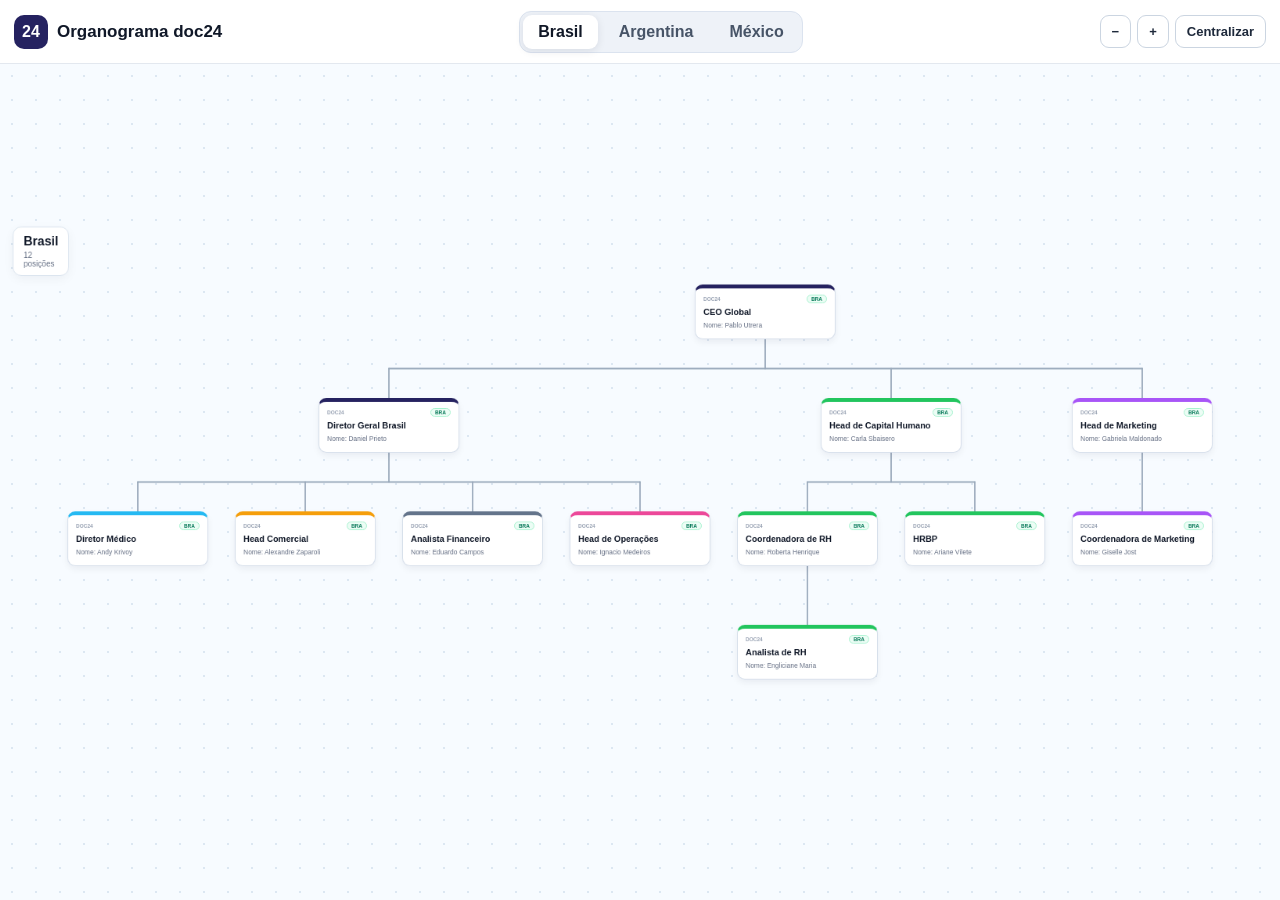
<file: index.html>
<!doctype html><html lang="pt-BR"><head><meta charset="utf-8"><meta name="viewport" content="width=device-width,initial-scale=1"><title>Organograma doc24</title><link rel="stylesheet" href="styles.css"></head><body class="viewer" data-mode="viewer">
<header class="topbar"><div class="brand"><div class="brand-mark">24</div><div><h1>Organograma doc24</h1></div></div><div class="tabs" id="tabs"></div><div class="tools"><button class="btn" id="zoomOut">−</button><button class="btn" id="zoomIn">+</button><button class="btn" id="centerBtn">Centralizar</button></div></header>
<div id="viewport"><div id="world"><svg id="links"></svg><div class="country-label"><h2 id="countryTitle"></h2><p id="countryInfo"></p></div><div id="nodes"></div></div></div>
<script src="app.js"></script></body></html>
</file>
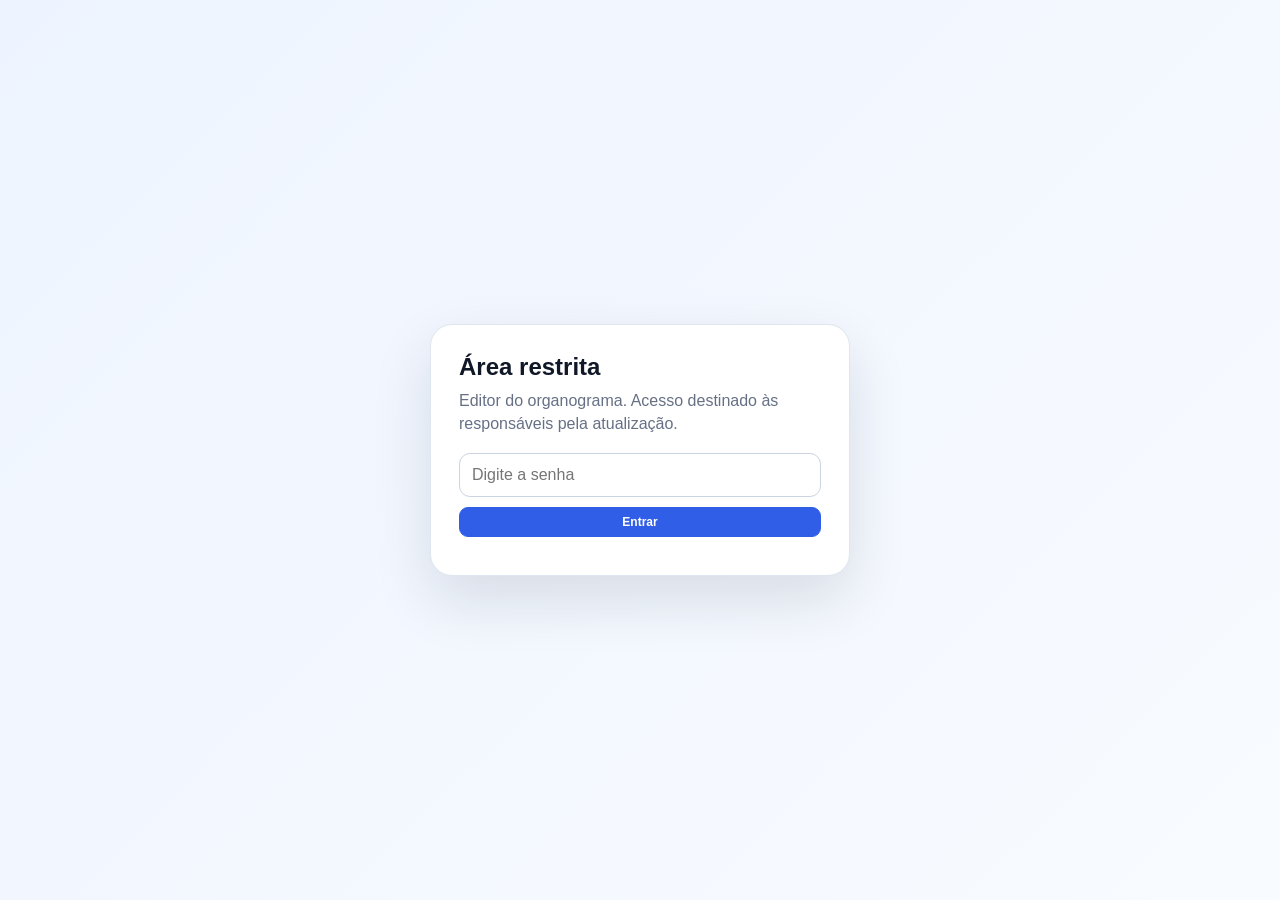
<file: editor.html>
<!doctype html><html lang="pt-BR"><head><meta charset="utf-8"><meta name="viewport" content="width=device-width,initial-scale=1"><title>Editor do Organograma doc24</title><link rel="stylesheet" href="styles.css"></head><body data-mode="editor">
<div class="login" id="login"><div class="login-card"><h2>Área restrita</h2><p>Editor do organograma. Acesso destinado às responsáveis pela atualização.</p><input id="passwordInput" type="password" placeholder="Digite a senha"><button class="btn primary" id="loginBtn">Entrar</button><div class="error" id="loginError"></div></div></div>
<header class="topbar"><div class="brand"><div class="brand-mark">24</div><div><h1>Organograma doc24</h1><small>Modo de edição</small></div></div><div class="tabs" id="tabs"></div><div class="tools"><button class="btn" id="zoomOut">−</button><button class="btn" id="zoomIn">+</button><button class="btn" id="centerBtn">Centralizar</button><button class="btn" id="organizeBtn">Organizar</button><button class="btn" id="namesBtn">Mostrar/ocultar nomes</button><button class="btn primary" id="addRootBtn">+ Criar caixa</button><button class="btn green" id="saveBtn">Baixar data.json</button></div></header>
<div id="viewport"><div id="world"><svg id="links"></svg><div class="country-label"><h2 id="countryTitle"></h2><p id="countryInfo"></p></div><div id="nodes"></div></div></div>
<div class="panel" id="panel" hidden><h3>Editar caixa selecionada</h3><div class="field"><label>Cargo</label><input id="roleInput"></div><div class="field"><label>Nome opcional</label><input id="nameInput"></div><div class="field"><label>Responde para</label><select id="parentSelect"></select></div><div class="field"><label>Área / cor</label><select id="areaSelect"><option value="shared">Compartilhado</option><option value="rh">Capital Humano</option><option value="med">Médico</option><option value="mkt">Marketing</option><option value="ops">Operações</option><option value="ti">Tecnologia</option><option value="com">Comercial</option><option value="fin">Financeiro</option></select></div><div class="row"><button class="btn primary" id="addChildBtn">Adicionar abaixo</button><button class="btn danger" id="deleteBtn">Excluir</button></div><div class="hint">Arraste as caixas livremente. As linhas acompanham em tempo real. O botão <b>Organizar</b> recompõe a árvore com espaçamento uniforme.</div></div>
<script src="app.js"></script></body></html>
</file>
<file: styles.css>
:root{--navy:#252260;--blue:#315ee7;--bg:#f7fbff;--card:#fff;--text:#101828;--muted:#667085;--line:#98a8ba;--green:#0ca678;--danger:#d92d53}
*{box-sizing:border-box}html,body{margin:0;height:100%;font-family:Inter,Arial,sans-serif;color:var(--text);background:var(--bg);overflow:hidden}button,input,select{font:inherit}.hidden{display:none!important}
.topbar{height:64px;background:#fff;border-bottom:1px solid #e3e8ef;display:grid;grid-template-columns:auto 1fr auto;align-items:center;padding:8px 14px;gap:12px;position:relative;z-index:20}.brand{display:flex;align-items:center;gap:9px;min-width:180px}.brand-mark{width:34px;height:34px;border-radius:10px;background:var(--navy);display:grid;place-items:center;color:#fff;font-weight:900}.brand h1{font-size:16px;margin:0}.brand small{display:block;color:var(--muted);margin-top:1px;font-size:11px}.tabs,.tools{display:flex;align-items:center;gap:6px}.tabs{justify-self:center;background:#eef2f8;border:1px solid #dbe3ef;padding:3px;border-radius:12px}.tab{border:0;background:transparent;padding:8px 15px;border-radius:9px;font-weight:800;color:#475467;cursor:pointer;white-space:nowrap}.tab.active{background:#fff;color:#111827;box-shadow:0 2px 8px #0f172a18}.tools{justify-self:end;flex-wrap:nowrap}.btn{border:1px solid #cbd5e1;background:#fff;color:#1e293b;padding:8px 11px;border-radius:9px;font-weight:800;cursor:pointer;white-space:nowrap;font-size:13px}.btn:hover{background:#f8fafc}.btn.primary{background:var(--blue);border-color:var(--blue);color:#fff}.btn.green{background:var(--green);border-color:var(--green);color:#fff}.btn.danger{background:#fff0f3;border-color:#ffc5d0;color:var(--danger)}
body[data-mode="editor"] .topbar{height:104px;grid-template-columns:auto 1fr;grid-template-rows:44px 44px;padding:7px 12px}body[data-mode="editor"] .brand{grid-row:1 / span 2}body[data-mode="editor"] .tabs{grid-column:2;grid-row:1;justify-self:start}body[data-mode="editor"] .tools{grid-column:2;grid-row:2;justify-self:start;gap:5px}body[data-mode="editor"] .btn{padding:7px 10px;font-size:12px}
#viewport{position:absolute;left:0;right:0;top:64px;bottom:0;overflow:hidden;cursor:grab;background-color:var(--bg);background-image:radial-gradient(#dce7f2 1.05px,transparent 1.05px);background-size:24px 24px}body[data-mode="editor"] #viewport{top:104px;right:312px}#viewport.grabbing{cursor:grabbing}#world{position:absolute;left:0;top:0;transform-origin:0 0;will-change:transform}.country-label{position:absolute;left:20px;top:18px;background:#fff;border:1px solid #dce5ef;border-radius:11px;padding:9px 13px;box-shadow:0 4px 14px #0f172a0d;z-index:3}.country-label h2{margin:0;font-size:16px}.country-label p{margin:3px 0 0;color:var(--muted);font-size:10px}#links{position:absolute;overflow:visible;pointer-events:none;z-index:1}.link{fill:none;stroke:var(--line);stroke-width:1.8;stroke-linecap:round;stroke-linejoin:round}
.node{position:absolute;width:180px;min-height:70px;background:var(--card);border:1.5px solid #d5deea;border-top:5px solid var(--navy);border-radius:10px;padding:8px 10px 8px;box-shadow:0 4px 10px #0f172a10;z-index:2;user-select:none}.editor .node{cursor:grab}.editor .node:active{cursor:grabbing}.node.selected{outline:2px solid #2f67e855;outline-offset:2px}.node .mini{display:flex;justify-content:space-between;align-items:center;margin-bottom:5px}.node .doc{font-size:6.5px;font-weight:900;color:#98a2b3}.node .badge{font-size:6.5px;font-weight:900;padding:1px 5px;border:1px solid #a7f3d0;background:#ecfdf5;color:#047857;border-radius:999px}.node .role{font-weight:900;font-size:11px;line-height:1.18;overflow-wrap:anywhere}.node .name{font-size:8.5px;color:#667085;margin-top:5px;white-space:nowrap;overflow:hidden;text-overflow:ellipsis}.node .name:empty{display:none}.node.area-rh{border-top-color:#22c55e}.node.area-med{border-top-color:#25b9f2}.node.area-mkt{border-top-color:#a855f7}.node.area-ops{border-top-color:#ec4899}.node.area-ti{border-top-color:#14b8a6}.node.area-com{border-top-color:#f59e0b}.node.area-fin{border-top-color:#64748b}.node.area-shared{border-top-color:var(--navy)}
.panel{position:absolute;right:10px;top:114px;width:292px;max-height:calc(100vh - 124px);overflow:auto;background:#fff;border:1px solid #dce5ef;border-radius:15px;padding:13px;box-shadow:0 12px 30px #0f172a20;z-index:30}.panel h3{margin:0 0 11px;font-size:16px}.field{margin-bottom:9px}.field label{display:block;font-size:9px;font-weight:900;color:#667085;margin-bottom:4px;text-transform:uppercase}.field input,.field select{width:100%;padding:9px;border:1px solid #cbd5e1;border-radius:9px;background:#fff;font-size:12px}.row{display:flex;gap:7px}.row .btn{flex:1}.hint{font-size:10.5px;line-height:1.4;color:#667085;background:#f8fafc;border:1px solid #e2e8f0;border-radius:9px;padding:8px;margin-top:9px}
.login{position:fixed;inset:0;background:linear-gradient(135deg,#eef4ff,#f8fbff);display:grid;place-items:center;z-index:100}.login-card{width:min(420px,calc(100vw - 32px));background:#fff;border:1px solid #dfe6ef;border-radius:22px;padding:28px;box-shadow:0 24px 60px #0f172a1f}.login-card h2{margin:0 0 8px}.login-card p{color:var(--muted);margin:0 0 18px;line-height:1.45}.login-card input{width:100%;padding:12px;border:1px solid #cbd5e1;border-radius:11px;margin-bottom:10px}.login-card .btn{width:100%}.error{color:var(--danger);font-size:12px;margin-top:10px}.viewer .editor-only{display:none!important}.viewer .brand small{display:none}.viewer .brand h1{font-size:17px}
@media(max-width:1050px){body[data-mode="editor"] .topbar{height:142px;grid-template-columns:1fr;grid-template-rows:40px 42px 46px}.brand{grid-row:1!important;grid-column:1}.tabs{grid-row:2!important;grid-column:1!important;justify-self:start!important}.tools{grid-row:3!important;grid-column:1!important;overflow-x:auto;max-width:100%;padding-bottom:2px}body[data-mode="editor"] #viewport{top:142px;right:0}.panel{top:152px;width:280px}.viewer .topbar{grid-template-columns:auto 1fr auto}}
</file>
